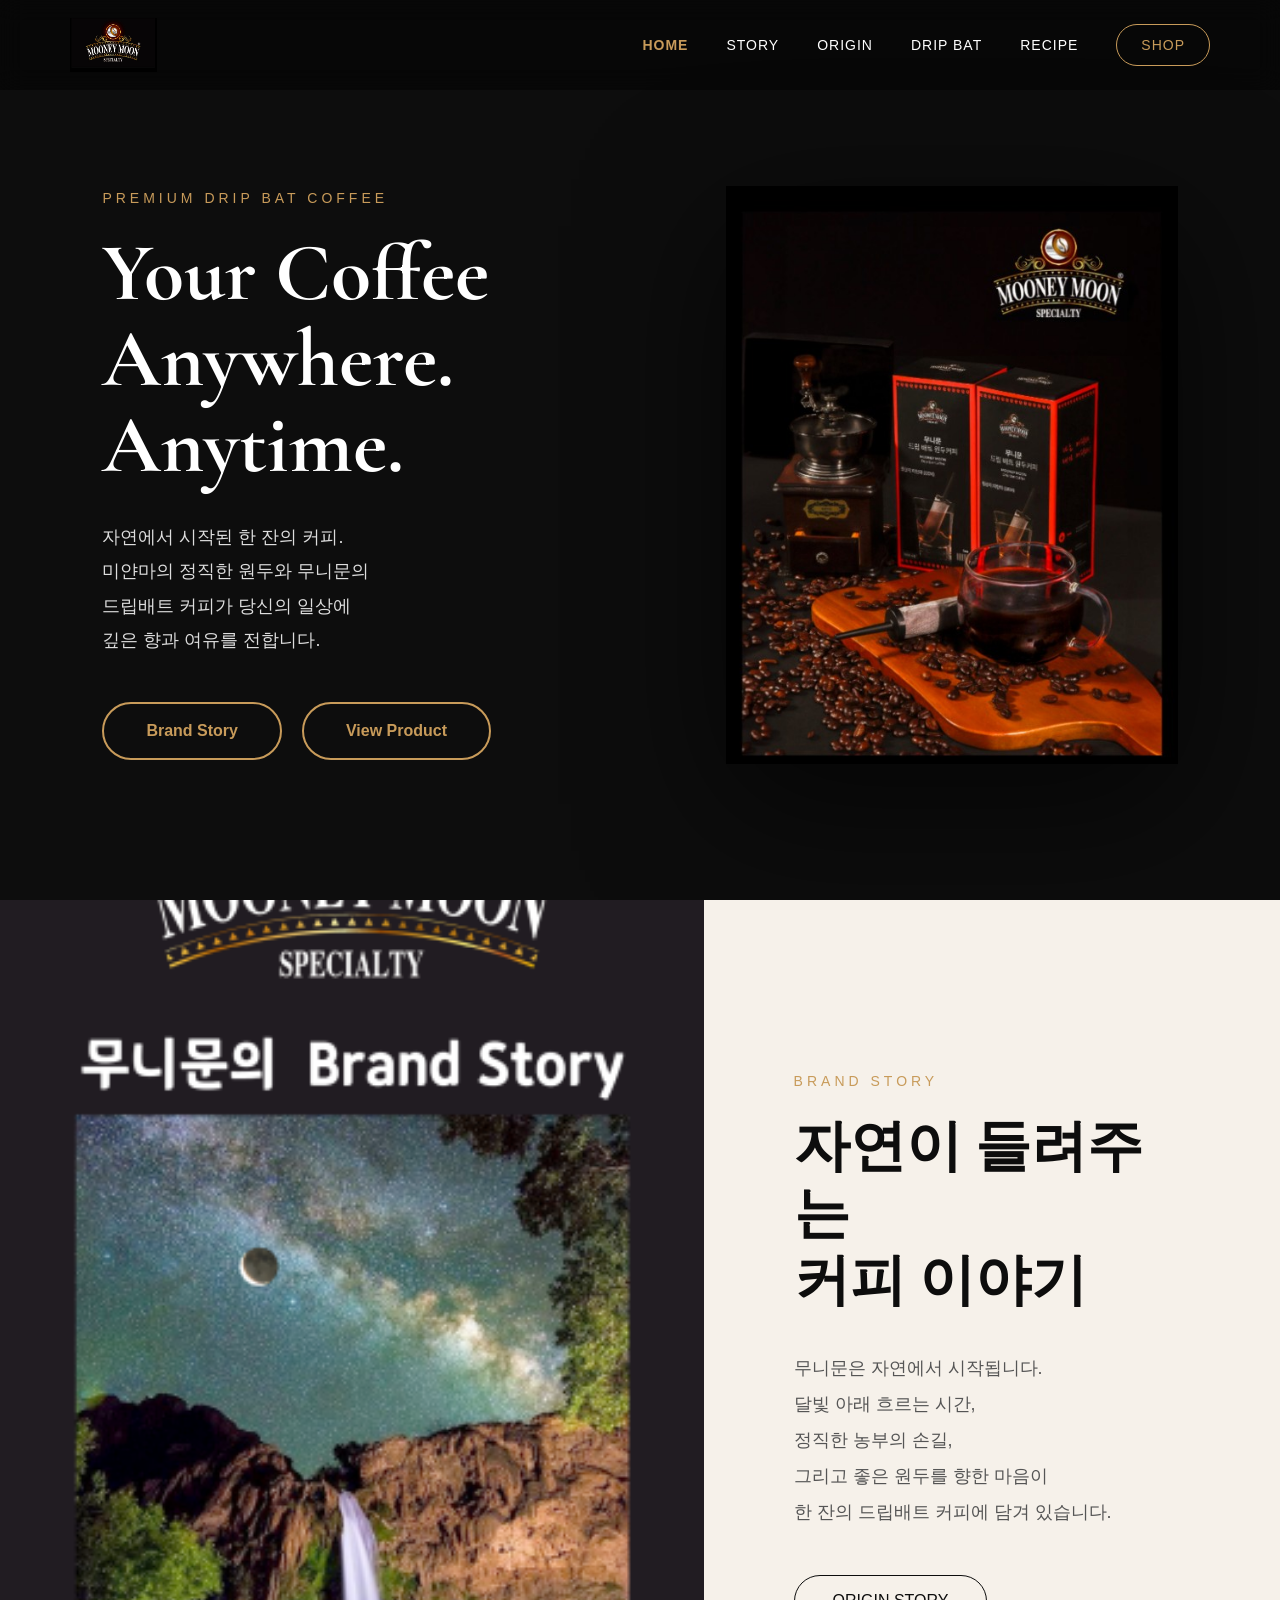
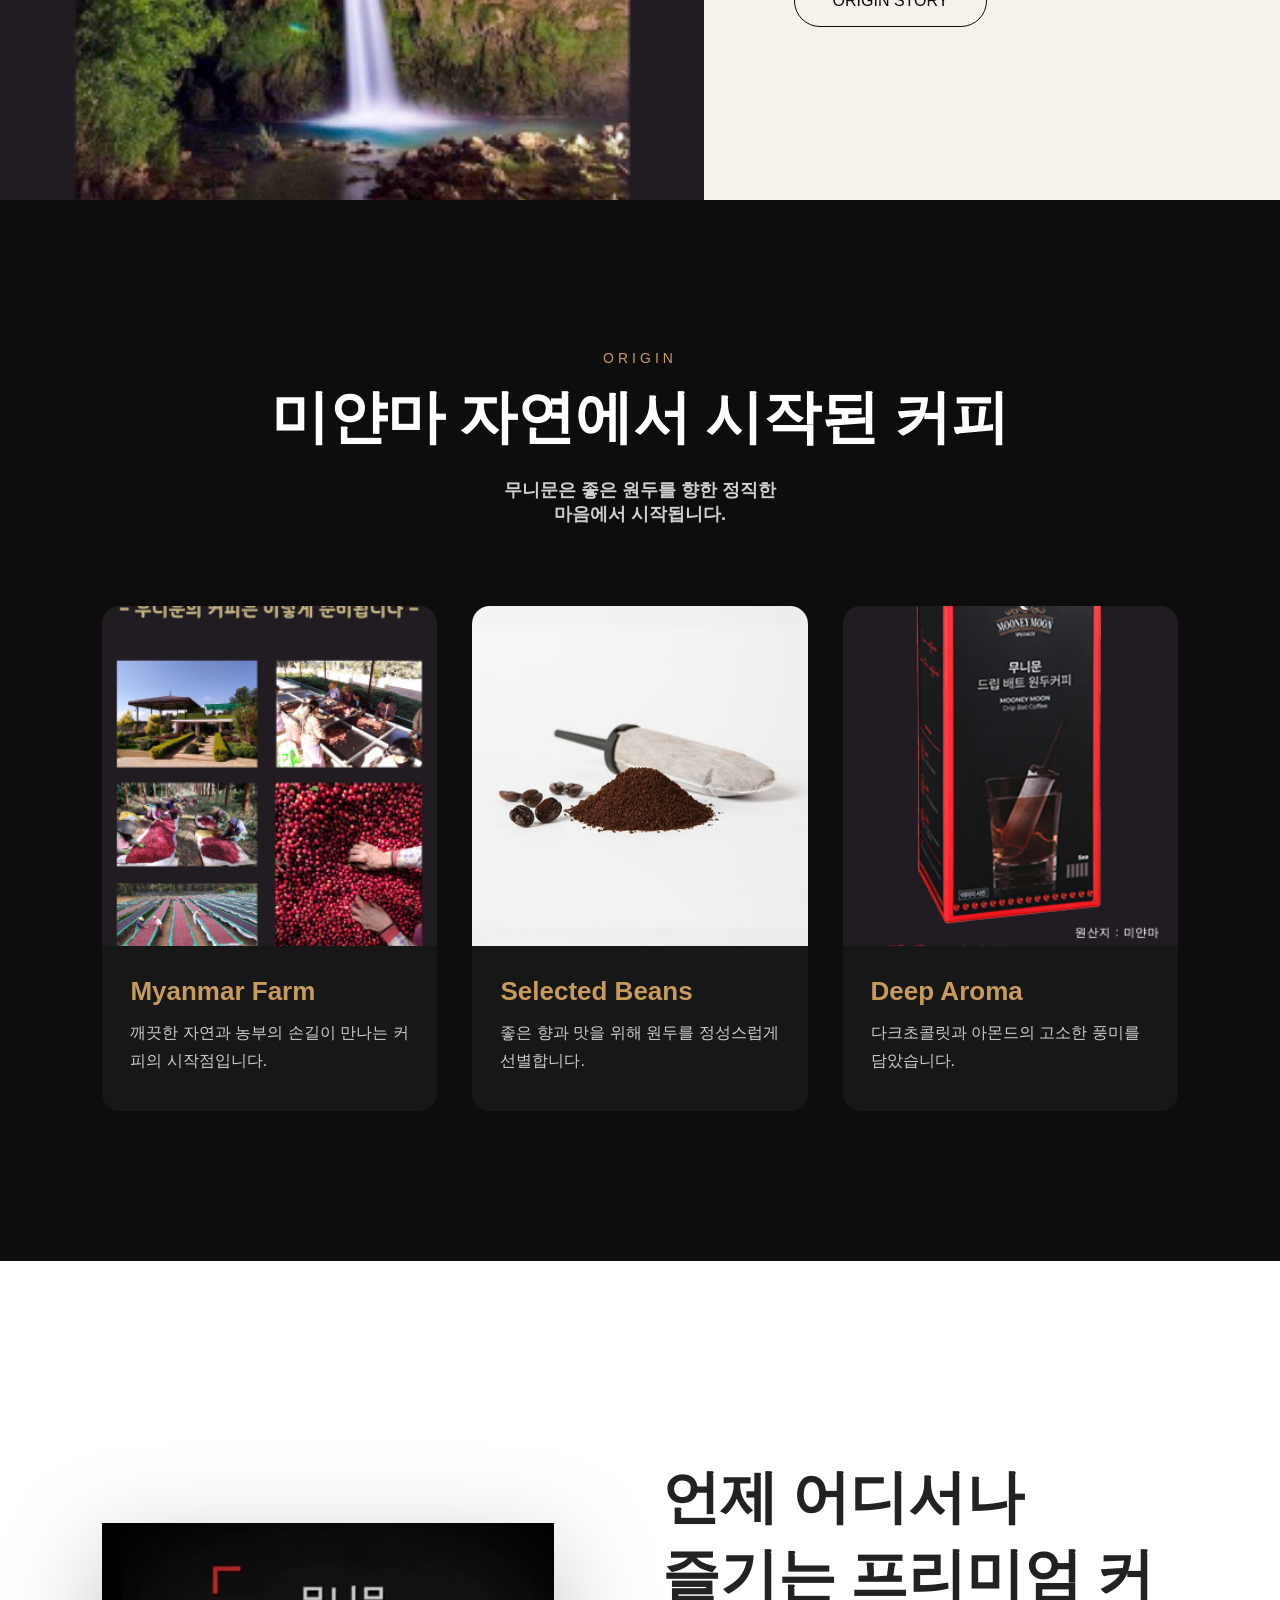
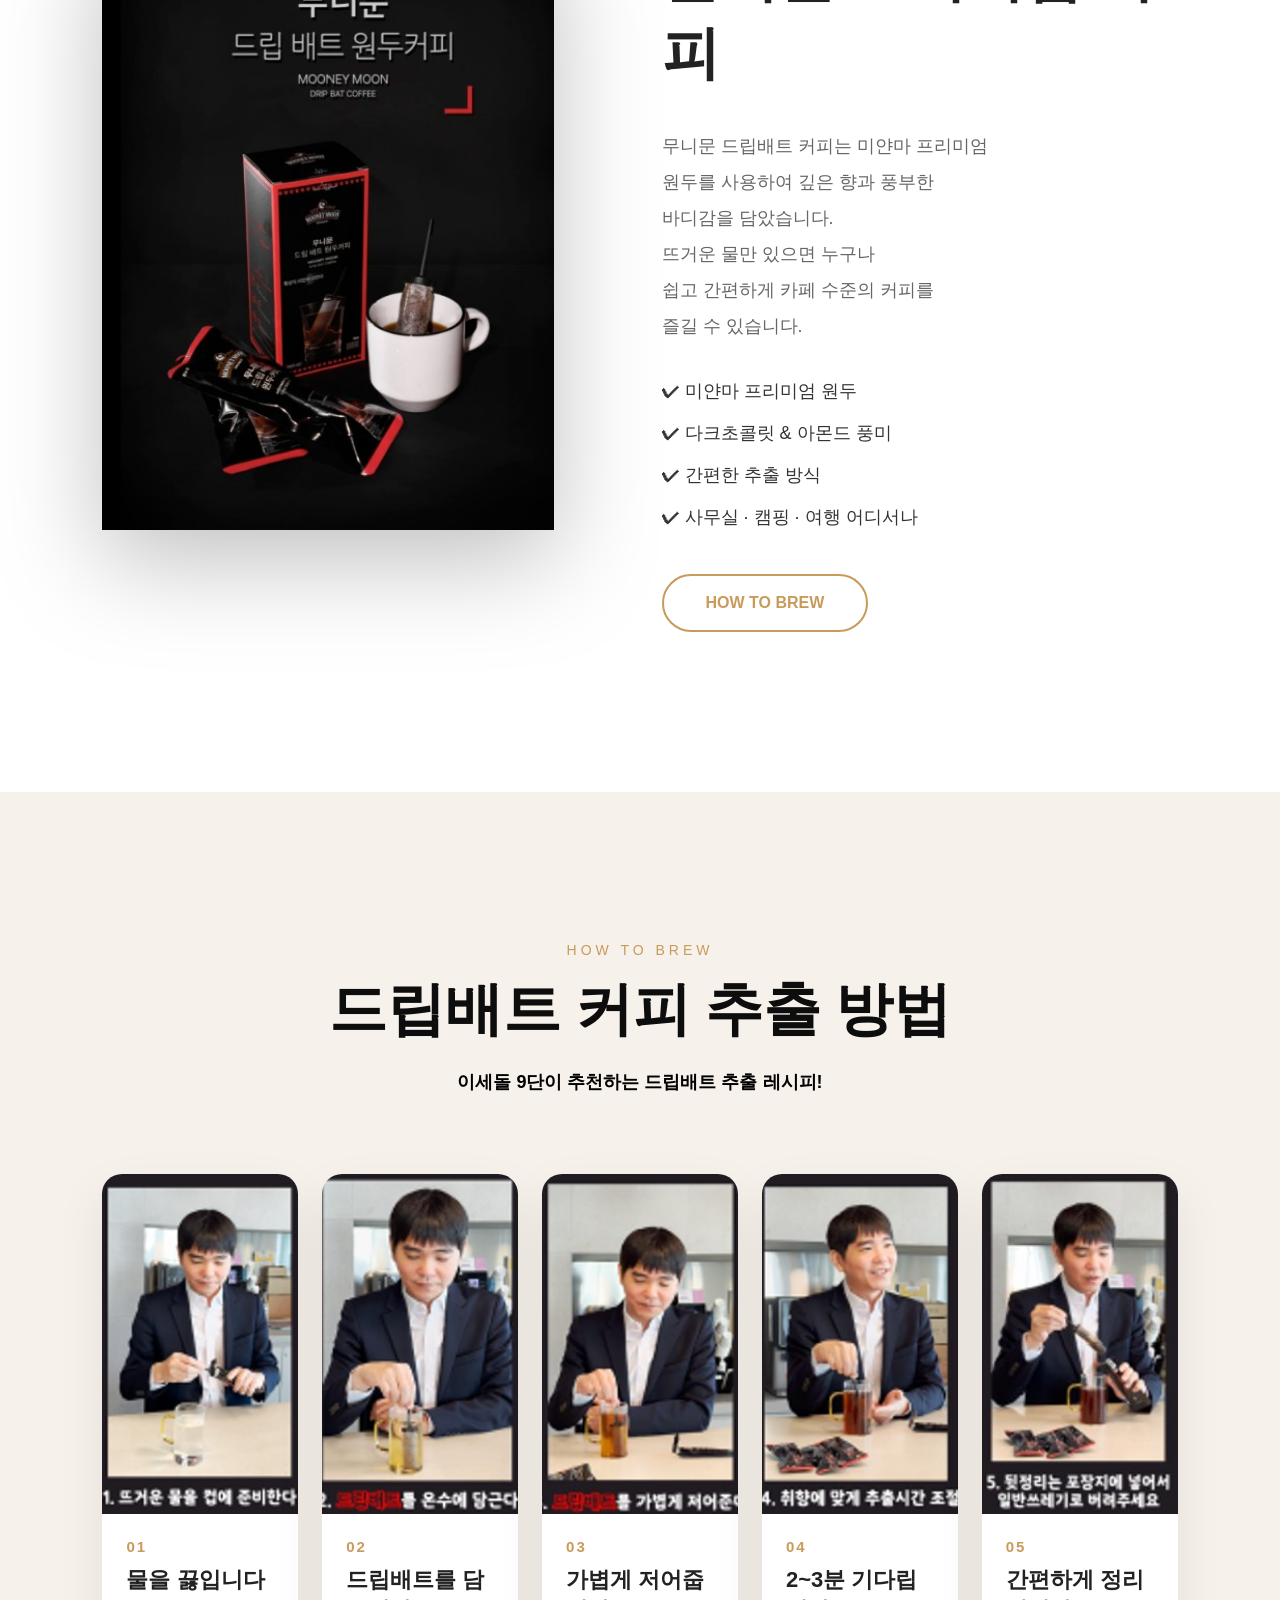
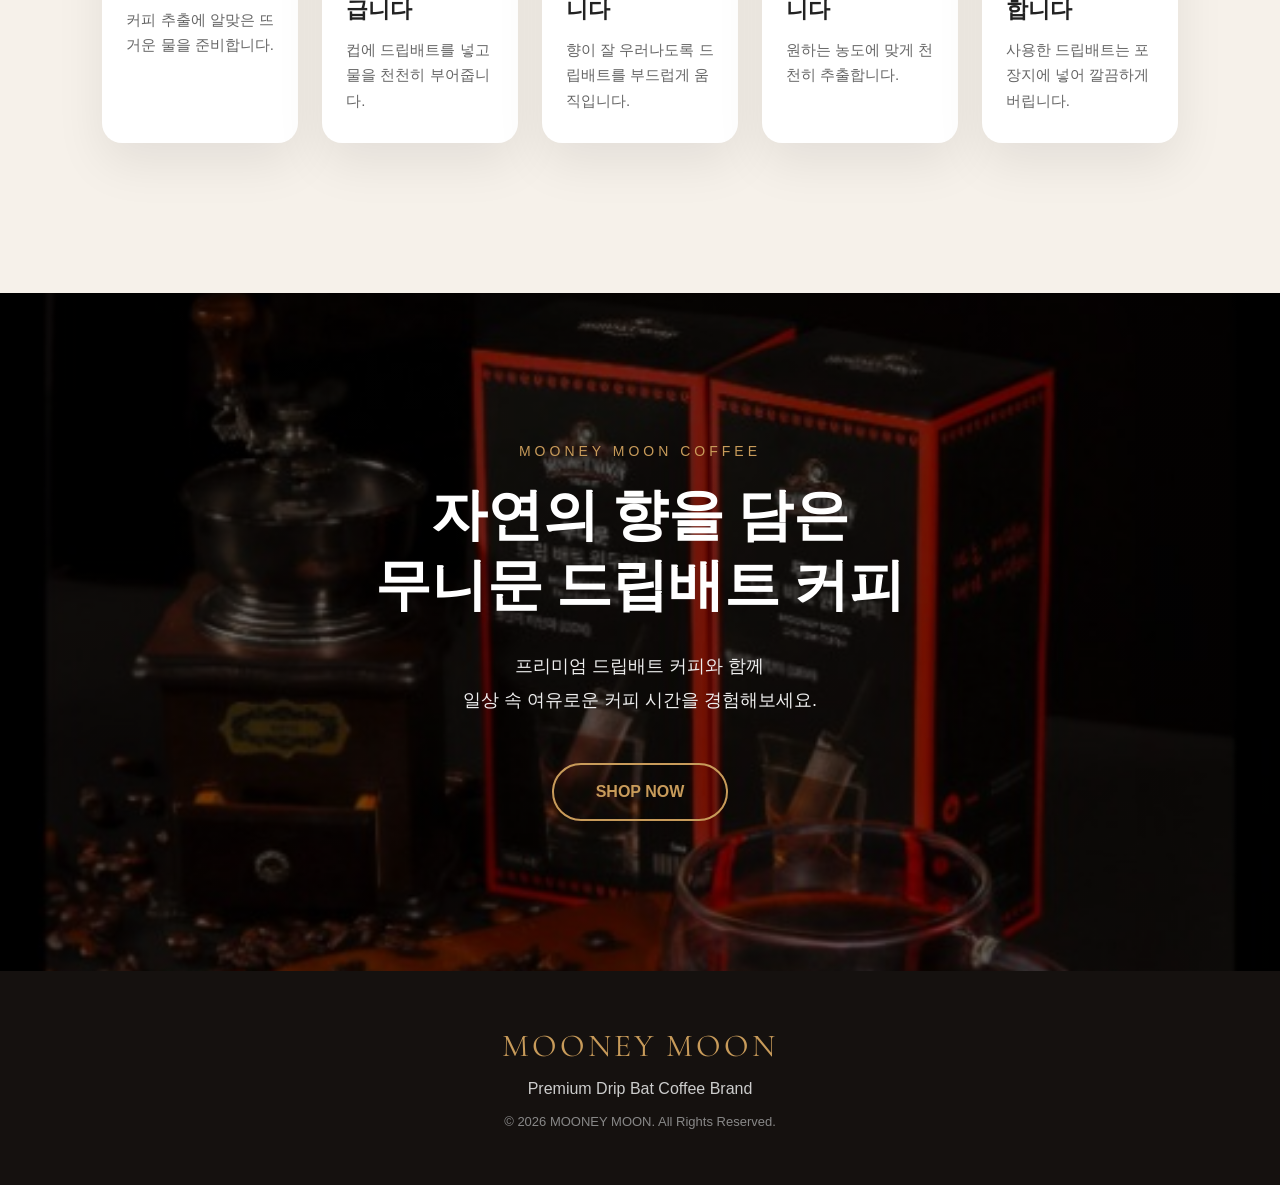
<file: index.html>
<!doctype html>
<html lang="ko">

<head>
  <meta charset="utf-8">
  <title>MOONEY MOON | 드립배트 커피</title>
  <meta name="viewport" content="width=device-width, initial-scale=1.0">

  <link href="https://fonts.googleapis.com/css2?family=Cormorant+Garamond:wght@500;600;700&display=swap" rel="stylesheet">
  <link rel="stylesheet" href="css/style.css">
</head>

<body>

<!-- Header -->
<header class="main-header">
	
<div class="logo">
    <a href="#home">
        <img src="images/logo.jpg" alt="MOONEY MOON">
    </a>
</div>	
	
	<p class="mobile-header-title">DRIP BAT COFFEE</p>
	
	<button class="menu-toggle">
  <span></span>
  <span></span>
  <span></span>
  </button>
	
		
  <nav>
    <a href="#home">HOME</a>
    <a href="#story">STORY</a>
    <a href="#origin">ORIGIN</a>
    <a href="#dripbat">DRIP BAT</a>
    <a href="#recipe">RECIPE</a>
	  
	<a href="https://smartstore.naver.com/mooneymoon"
   class="shop-btn"
   target="_blank"
   rel="noopener noreferrer">
  SHOP
</a>
	  
	 <!--   <a href="#contact" class="shop-btn">SHOP</a>  -->
	  
  </nav>
</header>

<!-- ===========================
     HERO
=========================== -->
<section id="home" class="hero">

    <div class="hero-text">

        <p class="hero-small">
            PREMIUM DRIP BAT COFFEE
        </p>

        <h1>
            Your Coffee <br>
            Anywhere. Anytime.
        </h1>

        <p class="hero-desc">
            자연에서 시작된 한 잔의 커피.<br>
            미얀마의 정직한 원두와 무니문의<br>
			드립배트 커피가 당신의 일상에<br>
			깊은 향과 여유를 전합니다.
        </p>

        <div class="hero-buttons">

            <a href="#story" class="btn-main">
                Brand Story
            </a>

            <a href="#dripbat" class="btn-line">
                View Product
            </a>

        </div>

    </div>

    <div class="hero-image">

        <img src="images/dripbat.jpg"
             alt="무니문 드립배트 커피">

    </div>

</section>
	
		
	<!-- Brand Story -->
<section id="story" class="story-section">

  <div class="story-image">
    <img src="images/story.png" alt="무니문 브랜드 스토리">
  </div>

  <div class="story-text">
    <p>BRAND STORY</p>

    <h2>
      자연이 들려주는<br>
      커피 이야기
    </h2>

    <span>
      무니문은 자연에서 시작됩니다.<br>
		
      달빛 아래 흐르는 시간,<br>
      정직한 농부의 손길,<br> 
      그리고 좋은 원두를 향한 마음이<br>
      한 잔의 드립배트 커피에 담겨 있습니다.
    </span>

    <a href="#origin">ORIGIN STORY</a>
  </div>

</section>
	
<!-- Origin -->
<section id="origin" class="origin-section">

  <div class="section-title">
    <p>ORIGIN</p>
    <h2>미얀마 자연에서 시작된 커피</h2>
    <span>
      무니문은 좋은 원두를 향한 정직한<br> 마음에서 시작됩니다.
    </span>
  </div>

  <div class="origin-list">

    <div class="origin-card">
      <img src="images/origin01.png" alt="미얀마 커피 농장">
      <h3>Myanmar Farm</h3>
      <p>깨끗한 자연과 농부의 손길이 만나는 커피의 시작점입니다.</p>
    </div>

    <div class="origin-card">
      <img src="images/origin02.jpg" alt="커피 원두 선별">
      <h3>Selected Beans</h3>
      <p>좋은 향과 맛을 위해 원두를 정성스럽게 선별합니다.</p>
    </div>

    <div class="origin-card">
      <img src="images/origin03.png" alt="커피 로스팅">
      <h3>Deep Aroma</h3>
      <p>다크초콜릿과 아몬드의 고소한 풍미를 담았습니다.</p>
    </div>

  </div>

</section>	
	
	<!-- ===========================
     DRIP BAT
=========================== -->

<section id="dripbat" class="dripbat-section">

  <div class="dripbat-image">
    <img src="images/dripbat3.jpg" alt="MOONEY MOON DRIP BAT">
  </div>

  <div class="dripbat-text">

    <p class="small-title">DRIP BAT COFFEE</p>

    <h2>
      언제 어디서나<br>
      즐기는 프리미엄 커피
    </h2>

    <p class="dripbat-desc">
      무니문 드립배트 커피는 미얀마 프리미엄<br>
	  원두를 사용하여 깊은 향과 풍부한<br>
	  바디감을 담았습니다.<br> 
	  뜨거운 물만 있으면 누구나<br>
      쉽고 간편하게 카페 수준의 커피를<br>
	  즐길 수 있습니다.
    </p>

    <ul class="feature-list">
      <li>✔ 미얀마 프리미엄 원두</li>
      <li>✔ 다크초콜릿 & 아몬드 풍미</li>
      <li>✔ 간편한 추출 방식</li>
      <li>✔ 사무실 · 캠핑 · 여행 어디서나</li>
    </ul>

    <a href="#recipe" class="btn-main">HOW TO BREW</a>

  </div>

</section>
	
	<!-- ===========================
     HOW TO BREW
=========================== -->

<section id="recipe" class="recipe-section">

  <div class="section-title">
    <p>HOW TO BREW</p>
    <h2>드립배트 커피 추출 방법</h2>
    <span>이세돌 9단이 추천하는 드립배트 추출 레시피!</span>
  </div>

  <div class="recipe-list">

    <div class="recipe-card">
      <img src="images/how01.jpg" alt="물을 끓이는 단계">
      <span>01</span>
      <h3>물을 끓입니다</h3>
      <p>커피 추출에 알맞은 뜨거운 물을 준비합니다.</p>
    </div>

    <div class="recipe-card">
      <img src="images/how02.jpg" alt="드립배트를 컵에 넣는 단계">
      <span>02</span>
      <h3>드립배트를 담급니다</h3>
      <p>컵에 드립배트를 넣고 물을 천천히 부어줍니다.</p>
    </div>

    <div class="recipe-card">
      <img src="images/how03.jpg" alt="드립배트를 젓는 단계">
      <span>03</span>
      <h3>가볍게 저어줍니다</h3>
      <p>향이 잘 우러나도록 드립배트를 부드럽게 움직입니다.</p>
    </div>

    <div class="recipe-card">
      <img src="images/how04.jpg" alt="커피를 추출하는 단계">
      <span>04</span>
      <h3>2~3분 기다립니다</h3>
      <p>원하는 농도에 맞게 천천히 추출합니다.</p>
    </div>

    <div class="recipe-card">
      <img src="images/how05.jpg" alt="드립배트 정리 단계">
      <span>05</span>
      <h3>간편하게 정리합니다</h3>
      <p>사용한 드립배트는 포장지에 넣어 깔끔하게 버립니다.</p>
    </div>

  </div>

</section>
	
<!-- Contact / Shop -->
<section id="contact" class="contact-section">

  <div class="contact-box">
    <p>MOONEY MOON COFFEE</p>

    <h2>
      자연의 향을 담은<br>
      무니문 드립배트 커피
    </h2>

    <span>
      프리미엄 드립배트 커피와 함께<br>
      일상 속 여유로운 커피 시간을 경험해보세요.
    </span>

    <a href="#" class="btn-main">SHOP NOW</a>
  </div>

</section>


<!-- Footer -->
<footer class="footer">

  <div class="footer-logo">
    MOONEY MOON
  </div>

  <p>
    Premium Drip Bat Coffee Brand
  </p>

  <span>
    © 2026 MOONEY MOON. All Rights Reserved.
  </span>

</footer>		
	
<script src="js/script.js"></script>
	
	
</body>
	
</script>	
	
	
</html>
</file>
<file: css/style.css>
:root{
  --black:#0d0d0d;
  --dark:#15110f;
  --gold:#c89b5a;
  --red:#a91e22;
  --cream:#f6f1ea;
  --white:#ffffff;
  --gray:#777777;
}

/* RESET */
*{
  margin:0;
  padding:0;
  box-sizing:border-box;
}

html{
  scroll-behavior:smooth;
}

body{
  font-family:'Pretendard', sans-serif;
  background:var(--black);
  color:var(--white);
}

a{
  text-decoration:none;
  color:inherit;
}

img{
  max-width:100%;
  display:block;
}

/* HEADER */
.main-header{
  width:100%;
  height:90px;
  position:fixed;
  top:0;
  left:0;
  z-index:1000;

  display:flex;
  justify-content:space-between;
  align-items:center;

  padding:0 70px;
  background:rgba(0,0,0,.45);
  backdrop-filter:blur(12px);
}

.logo{
  font-size:30px;
  font-weight:700;
  letter-spacing:3px;
}

.logo span{
  color:var(--gold);
}

.logo img{
  height:54px;
  width:auto;
}

nav{
  display:flex;
  align-items:center;
  gap:38px;
}

nav a{
  font-size:14px;
  letter-spacing:1px;
  color:var(--white);
  transition:.3s;
}

nav a:hover{
  color:var(--gold);
}

.shop-btn{
  padding:12px 24px;
  border:1px solid var(--gold);
  border-radius:30px;
  color:var(--gold);
}

/* HERO */
.hero{
  min-height:100vh;
  position:relative;
  overflow:hidden;

  display:flex;
  align-items:center;
  justify-content:space-between;

  padding:130px 8% 80px;
  background:
    linear-gradient(to right, rgba(13,13,13,.96) 35%, rgba(13,13,13,.55)),
    var(--black);
}

.hero-text{
  width:48%;
  position:relative;
  z-index:2;
}

.hero-small{
  color:var(--gold);
  letter-spacing:4px;
  font-size:14px;
  margin-bottom:24px;
}

.hero h1{
  font-family:'Cormorant Garamond', serif;
  font-size:82px;
  line-height:1.05;
  margin-bottom:32px;
}

.hero-desc{
  font-size:18px;
  line-height:1.9;
  color:#dddddd;
  margin-bottom:45px;
}


.main-btn,
.btn-main,
.btn-line{
  display:inline-block;
  padding:18px 42px;
  border:2px solid var(--gold);
  border-radius:50px;
  color:var(--gold);
  background:transparent;
  font-weight:700;
  transition:.3s;
}

.main-btn:hover,
.btn-main:hover,
.btn-line:hover{
  background:var(--gold);
  color:var(--black);
  transform:translateY(-5px);
}

.hero-image{
  width:42%;
  position:relative;
  z-index:2;
}

.hero-image img{
  width:100%;
  filter:drop-shadow(0 40px 70px rgba(0,0,0,.65));
}

/* BRAND STORY */
.story-section{
  min-height:100vh;
  display:flex;
  align-items:center;
  background:var(--cream);
  color:var(--black);
}

.story-image{
  width:55%;
  height:100vh;
  overflow:hidden;
}

.story-image img{
  width:100%;
  height:100%;
  object-fit:cover;
}

.story-text{
  width:45%;
  padding:0 7%;
}

.story-text p{
  color:var(--gold);
  letter-spacing:4px;
  font-size:14px;
  margin-bottom:25px;
}

.story-text h2{
  font-family:'Cormorant Garamond', serif;
  font-size:56px;
  line-height:1.2;
  margin-bottom:35px;
}

.story-text span{
  display:block;
  font-size:18px;
  line-height:2;
  color:#555;
  margin-bottom:45px;
}

.story-text a{
  display:inline-block;
  padding:16px 38px;
  border:1px solid var(--black);
  color:var(--black);
  border-radius:50px;
  transition:.3s;
}

.story-text a:hover{
  background:var(--black);
  color:var(--white);
}

/* MOBILE */
@media screen and (max-width:768px){

  .main-header{
    height:auto;
    padding:22px 24px;
    flex-direction:column;
    gap:18px;
  }

  nav{
    flex-wrap:wrap;
    justify-content:center;
    gap:18px;
  }

  .hero{
    flex-direction:column;
    text-align:center;
    padding:150px 7% 80px;
  }

  .hero-text,
  .hero-image{
    width:100%;
  }

  .hero h1{
    font-size:54px;
  }

  .hero-image{
    margin-top:50px;
  }

  .story-section{
    flex-direction:column;
  }

  .story-image,
  .story-text{
    width:100%;
  }

  .story-image{
    height:420px;
  }

  .story-text{
    padding:70px 8%;
    text-align:center;
  }

  .story-text h2{
    font-size:42px;
  }
}

/* ===========================
   ORIGIN
=========================== */

.origin-section{
  padding:150px 8%;
  background:var(--black);
  color:var(--white);
}

.section-title{
  text-align:center;
  margin-bottom:80px;
}

.section-title p{
  color:var(--gold);
  letter-spacing:4px;
  font-size:14px;
  margin-bottom:18px;
}

.section-title h2{
  font-family:'Cormorant Garamond', serif;
  font-size:58px;
  line-height:1.2;
  margin-bottom:24px;
}

.section-title span{
  color:#cfcfcf;
  font-size:18px;
  font-weight:700;
}

.origin-list{
  display:grid;
  grid-template-columns:repeat(3, 1fr);
  gap:35px;
}

.origin-card{
  background:#171717;
  overflow:hidden;
  border-radius:18px;
  transition:.4s;
}

.origin-card:hover{
  transform:translateY(-10px);
}

.origin-card img{
  width:100%;
  height:340px;
  object-fit:cover;
}

.origin-card h3{
  color:var(--gold);
  font-size:26px;
  margin:30px 28px 12px;
}

.origin-card p{
  color:#ccc;
  line-height:1.8;
  font-size:16px;
  margin:0 28px 35px;
}

/* Origin Mobile */
@media screen and (max-width:768px){

  .origin-section{
    padding:90px 7%;
  }

  .section-title h2{
    font-size:40px;
  }

  .origin-list{
    grid-template-columns:1fr;
  }

  .origin-card img{
    height:260px;
  }
}

/* ===========================
   DRIP BAT
=========================== */

.dripbat-section{

    display:flex;
    justify-content:space-between;
    align-items:center;

    padding:160px 8%;

    background:#ffffff;
}

.dripbat-image{

    width:42%;

}

.dripbat-image img{

    width:100%;

    filter:drop-shadow(0 30px 50px rgba(0,0,0,.25));

}

.dripbat-text{

    width:48%;

}

.dripbat-text h2{

    font-family:'Cormorant Garamond',serif;

    font-size:58px;

    color:#222;

    margin:20px 0 35px;

}

.dripbat-desc{

    color:#666;

    line-height:2;

    font-size:18px;

    margin-bottom:35px;

}

.feature-list{

    list-style:none;

    margin-bottom:45px;

}

.feature-list li{

    color:#333;

    font-size:18px;

    margin-bottom:18px;

}

/* ===========================
   MOBILE
=========================== */

@media screen and (max-width:768px){

    .dripbat-section{

        flex-direction:column;

        padding:90px 7%;

        text-align:center;

    }

    .dripbat-image,
    .dripbat-text{

        width:100%;

    }

    .dripbat-image{

        margin-bottom:45px;

    }

    .dripbat-text h2{

        font-size:40px;

    }

    .feature-list{

        text-align:left;

        display:inline-block;

    }

}

/* ===========================
   HOW TO BREW
=========================== */

.recipe-section{
  padding:150px 8%;
  background:var(--cream);
  color:var(--black);
}

.recipe-list{
  display:grid;
  grid-template-columns:repeat(5, 1fr);
  gap:24px;
}

.recipe-card{
  background:#ffffff;
  border-radius:20px;
  overflow:hidden;
  box-shadow:0 20px 50px rgba(0,0,0,.08);
  transition:.4s;
}

.recipe-card:hover{
  transform:translateY(-10px);
}

.recipe-card img{
  width:100%;
  height:340px;
  object-fit:cover;
}

.recipe-card span{
  display:block;
  color:var(--gold);
  font-size:15px;
  font-weight:bold;
  letter-spacing:2px;
  margin:24px 24px 10px;
}

.recipe-card h3{
  font-size:22px;
  color:#222;
  margin:0 24px 12px;
}

.recipe-card p{
  font-size:15px;
  line-height:1.7;
  color:#666;
  margin:0 24px 30px;
}

/* Recipe Mobile */
@media screen and (max-width:768px){

  .recipe-section{
    padding:90px 7%;
  }

  .recipe-list{
    grid-template-columns:1fr;
  }

  .recipe-card img{
    height:420px;
  }
}

/* ===========================
   CONTACT / FOOTER
=========================== */

.contact-section{
  padding:150px 8%;
  background:
    linear-gradient(rgba(0,0,0,.55), rgba(0,0,0,.55)),
    url("../images/dripbat.jpg") center/cover no-repeat;
  text-align:center;
  color:#fff;
}

.contact-box p{
  color:var(--gold);
  letter-spacing:4px;
  font-size:14px;
  margin-bottom:22px;
}

.contact-box h2{
  font-family:'Cormorant Garamond', serif;
  font-size:56px;
  line-height:1.25;
  margin-bottom:28px;
}

.contact-box span{
  display:block;
  line-height:1.9;
  color:#eeeeee;
  font-size:18px;
  margin-bottom:45px;
}

.footer{
  padding:55px 8%;
  background:#15110f;
  color:#fff;
  text-align:center;
}

.footer-logo{
  font-family:'Cormorant Garamond', serif;
  font-size:32px;
  letter-spacing:3px;
  color:var(--gold);
  margin-bottom:15px;
}

.footer p{
  color:#ccc;
  margin-bottom:14px;
}

.footer span{
  color:#888;
  font-size:13px;
}

/* Contact Mobile */
@media screen and (max-width:768px){

  .contact-section{
    padding:100px 7%;
  }

  .contact-box h2{
    font-size:40px;
  }

  .contact-box span{
    font-size:16px;
  }

}

/* ===========================
   MOBILE MENU CLEAN
=========================== */

@media screen and (max-width:768px){

  .main-header{
    position:fixed;
	height:90px;  
    padding:20px 22px;
    background:rgba(0,0,0,.82);
  }

  .logo img{
    height:46px;
  }

  nav{
    width:100%;
    gap:10px;
    row-gap:10px;
  }

  nav a{
    font-size:12px;
    letter-spacing:.5px;
    padding:7px 10px;
    background:rgba(255,255,255,.08);
    border-radius:20px;
  }

  nav a.shop-btn{
    padding:7px 14px;
    border:1px solid var(--gold);
    background:transparent;
  }

  .hero{
    padding-top:110px;
  }

}

/* HERO BUTTON */

.hero-buttons{
    display:flex;
    gap:20px;
    margin-top:45px;
}

.hero-buttons a{
    display:inline-block;
    padding:18px 42px;
    border:2px solid var(--gold);
    border-radius:50px;
    color:var(--gold);
    background:transparent;
    font-weight:700;
    transition:.3s;
}

.hero-buttons a:hover{
    background:var(--gold);
    color:var(--black);
    transform:translateY(-5px);
}

.story-image img{
    width:100%;
    height:100%;
    object-fit:cover;
    object-position:center 45%;
}

.recipe-section .section-title span{
    color:#000;
    font-weight:700;
}

/* RECIPE TITLE MOBILE FIX */
@media screen and (max-width:768px){

  .recipe-section .section-title{
    text-align:center;
  }

  .recipe-section .section-title h2{
    font-size:48px;
    line-height:1.25;
    word-break:keep-all;
  }

  .recipe-section .section-title span{
    display:block;
    max-width:320px;
    margin:25px auto 0;
    font-size:24px;
    line-height:1.5;
    text-align:center;
    color:#000;
    font-weight:700;
    word-break:keep-all;
  }

}
/* ===========================
   ACTIVE MENU
=========================== */

nav a{
    color:#fff;
    transition:0.3s;
}

nav a:hover{
    color:var(--gold);
}

nav a.active{
    color:var(--gold) !important;
    font-weight:700;
}

nav a.active.shop-btn{
    background:var(--gold);
    color:#111 !important;
}

/* ===========================
   MOBILE HAMBURGER MENU
=========================== */

/* PC에서는 숨김 */
.menu-toggle{
    display:none;
}

/* 모바일 */
@media screen and (max-width:768px){

	
	.main-header{
    position:fixed;
    height:90px;
    flex-direction:row;
    justify-content:space-between;
    align-items:center;
    padding:20px 22px;
    background:rgba(0,0,0,.82);
}
			
    .menu-toggle{
        display:block;
        background:none;
        border:none;
        color:#fff;
        font-size:34px;
        cursor:pointer;
        z-index:1001;
    }

    nav{
        position:absolute;
        top:90px;
        left:0;
        width:100%;
        background:rgba(0,0,0,.96);

        display:none;
        flex-direction:column;
        align-items:center;
        padding:25px 0;
        gap:20px;
    }

    nav.active{
        display:flex;
    }

    nav a{
        width:85%;
        text-align:center;
        padding:15px;
        border-radius:30px;
        font-size:15px;
    }
}

.menu-toggle span{
    display:block;
    width:30px;
    height:3px;
    background:#fff;
    margin:6px 0;
    transition:.3s;
}

.menu-toggle.active span:nth-child(1){
    transform:translateY(9px) rotate(45deg);
}

.menu-toggle.active span:nth-child(2){
    opacity:0;
}

.menu-toggle.active span:nth-child(3){
    transform:translateY(-9px) rotate(-45deg);
}

.mobile-header-title{
    display:none;
}

@media screen and (max-width:768px){
    .mobile-header-title{
        display:block;
        color:var(--gold);
        font-size:13px;
        letter-spacing:3px;
        font-weight:700;
    }
}
</file>
